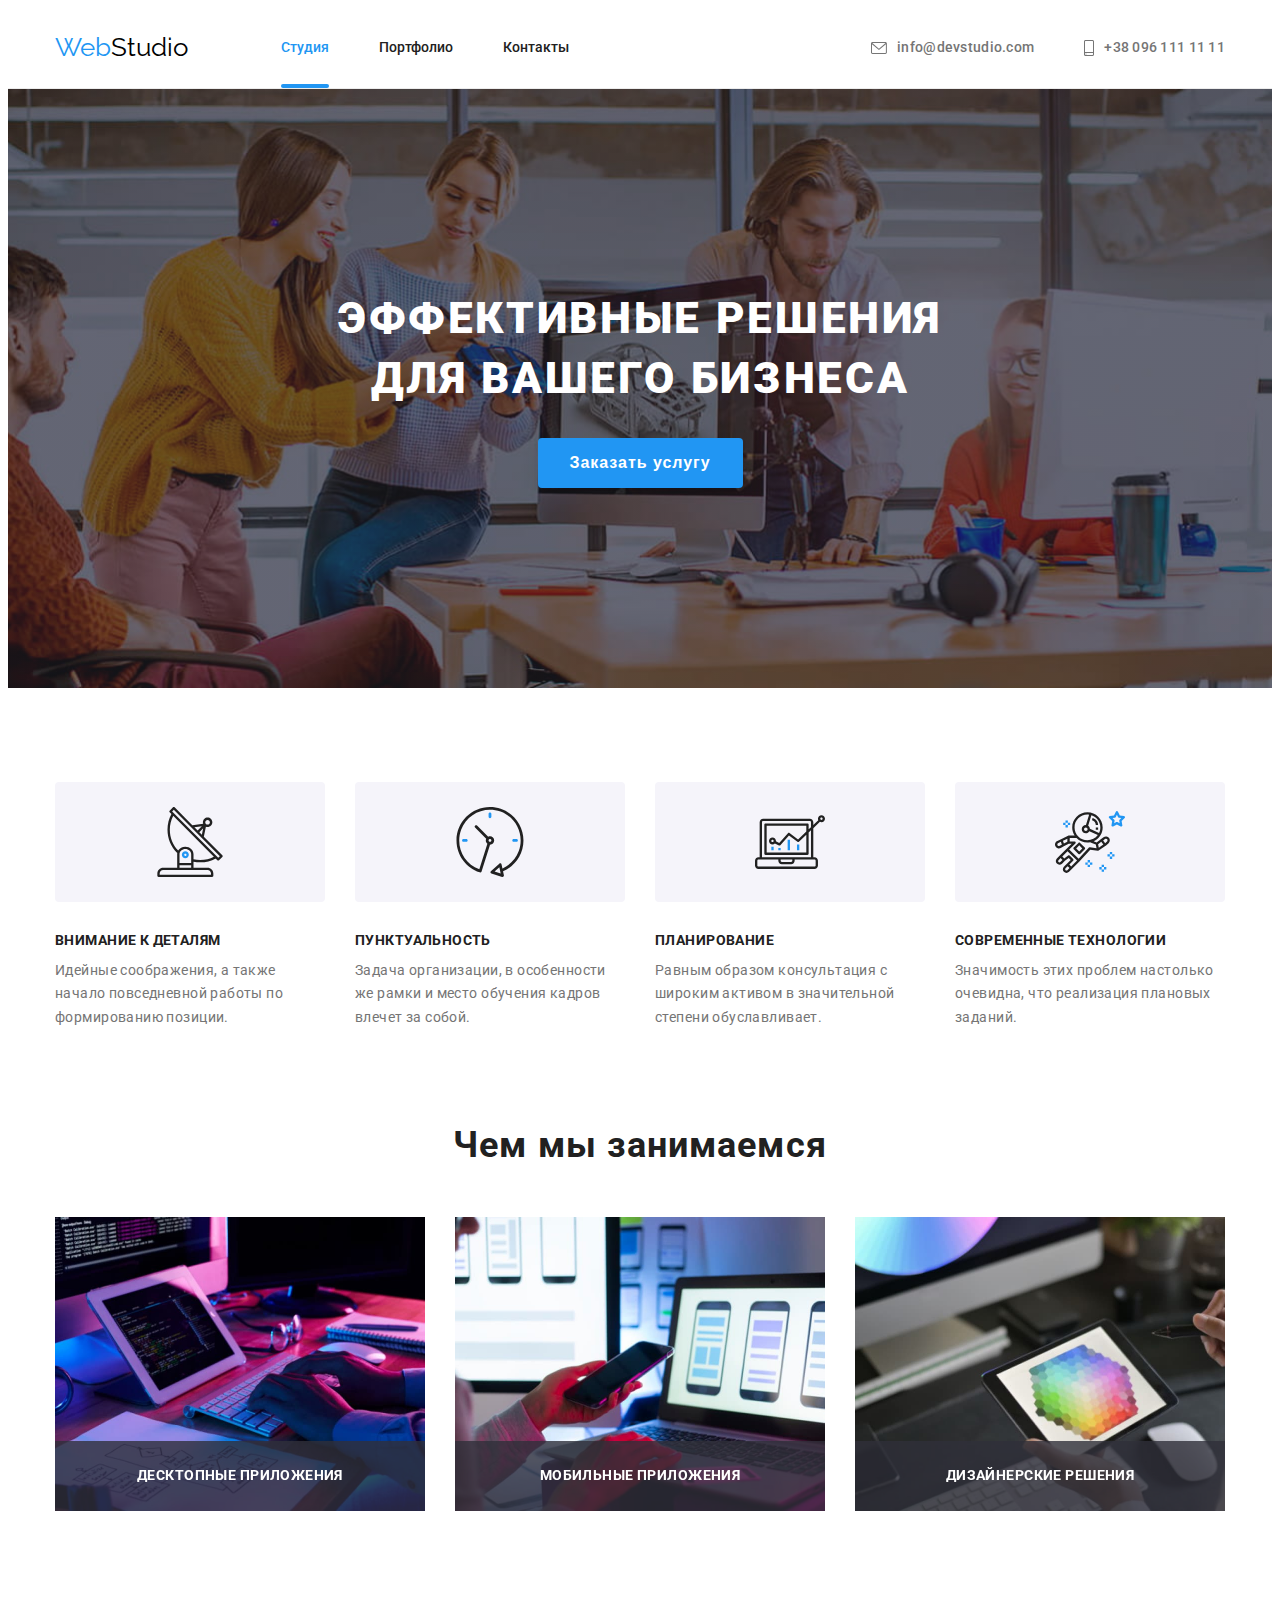
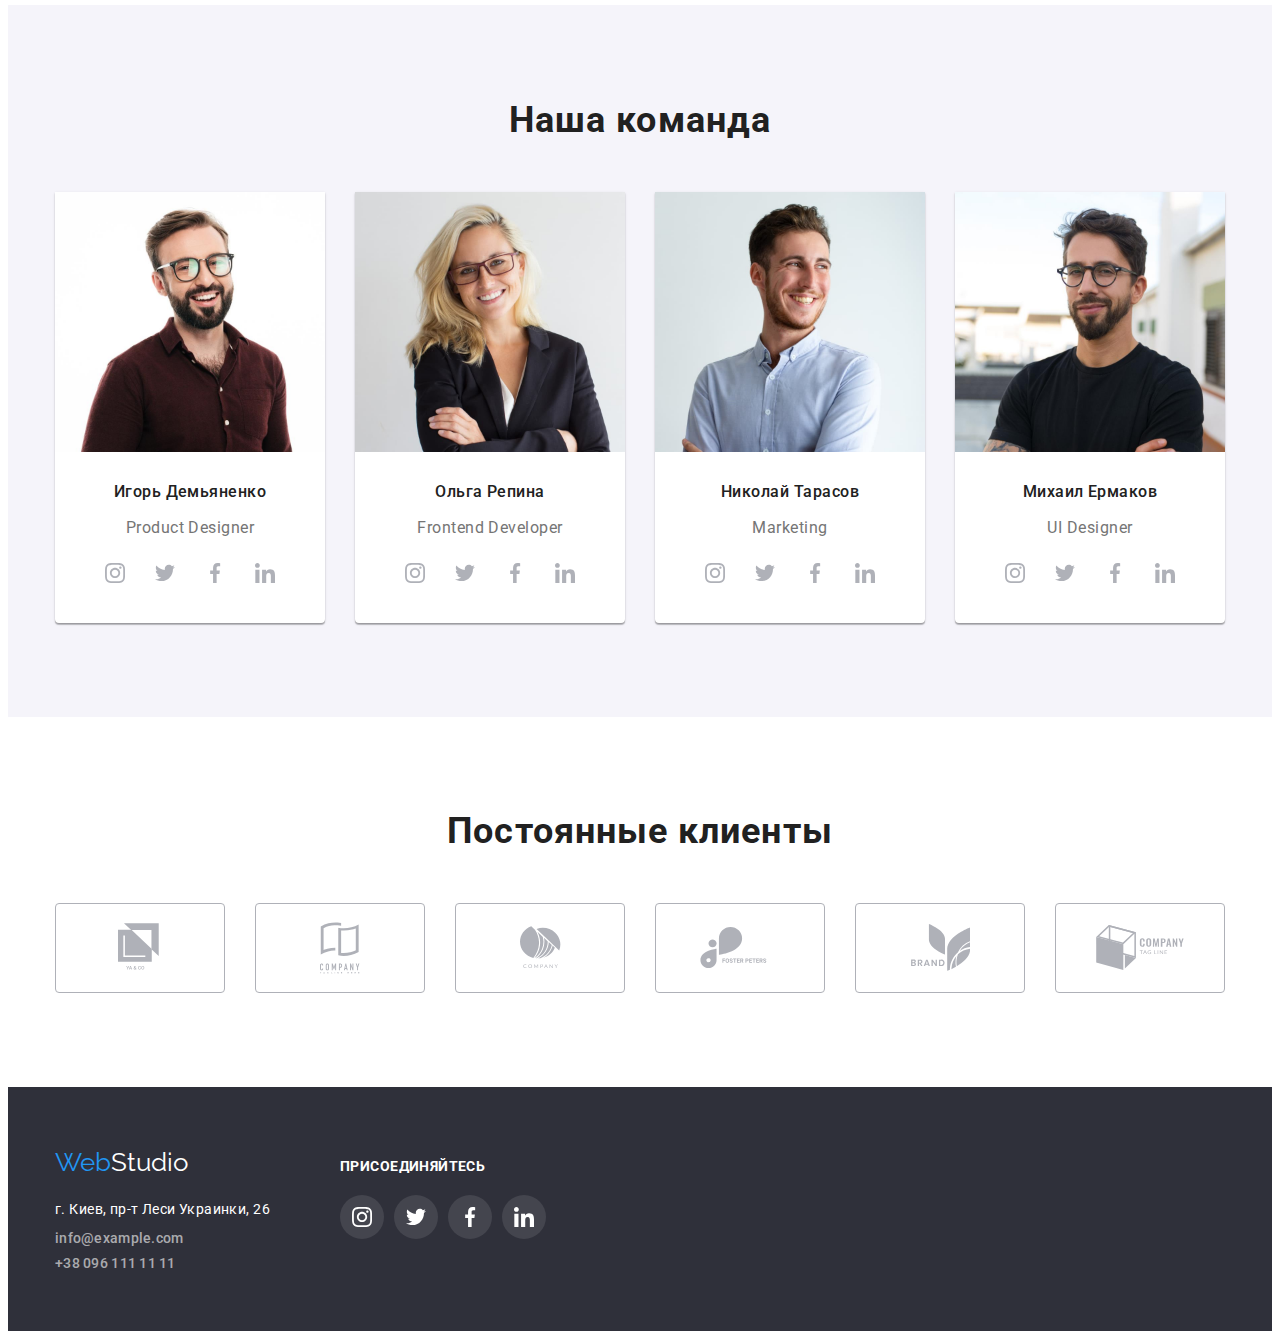
<file: index.html>
<!DOCTYPE html>
<html lang="ru">
  <head>
    <meta charset="UTF-8" />
    <meta http-equiv="X-UA-Compatible" content="IE=edge" />
    <meta name="viewport" content="width=device-width, initial-scale=1.0" />
    <link rel="preconnect" href="https://fonts.gstatic.com" />
    <link
      href="https://fonts.googleapis.com/css2?family=Raleway:wght@700&family=Roboto:wght@400;500;700;900&display=swap"
      rel="stylesheet"
    />
    <link
      rel="stylesheet"
      href="https://cdnjs.cloudflare.com/ajax/libs/modern-normalize/1.0.0/modern-normalize.min.css"
      integrity="sha512-ISS7cAi1PEhQ8jnbJpJZMd29NlhNj4AWYyLOSp2CE/CsHxTCu+r+t0D2yoJudVrd0/8fTVPUVDzY5Tvli75u/g=="
      crossorigin="anonymous"
    />
    <title>goit-markup-hw-05</title>
    <link rel="stylesheet" href="./css/styles.css" />
  </head>
  <body>
    <!-- Header container -->
    <header class="header">
      <div class="container">
        <nav class="site-nav">
          <a class="logo" href="./index.html"><span>Web</span>Studio </a>
          <ul class="site-nav list">
            <li class="site-nav item">
              <a class="link-nav current" href="./index.html">Студия</a>
            </li>
            <li class="site-nav item">
              <a class="link-nav" href="./portfolio.html">Портфолио</a>
            </li>
            <li class="site-nav item">
              <a class="link-nav" href="">Контакты</a>
            </li>
          </ul>
        </nav>
        <ul class="site-contact list">
          <li class="item">
            <a class="link-contact" href="mailto:info@devstudio.com"
              ><svg class="envelope-icon">
                <use href="./images/icons.svg#icon-envelope"></use>
              </svg>
              info@devstudio.com</a
            >
          </li>
          <li class="item">
            <a class="link-contact" href="tel:+380961111111">
              <svg class="smartphonee-icon">
                <use href="./images/icons.svg#icon-smartphone"></use>
              </svg>
              +38 096 111 11 11</a
            >
          </li>
        </ul>
      </div>
    </header>
    <!-- Main container -->
    <main>
      <section class="hero">
        <div class="hero-container">
          <h1 class="hero-title">Эффективные решения для вашего бизнеса</h1>
          <button class="hero-button" data-modal-open>Заказать услугу</button>
          <div class="backdrop is-hidden" data-modal>
            <div class="modal">
              <button class="modal-btn" type="button" data-modal-close></button>
            </div>
          </div>
        </div>
      </section>
      <section class="our-principles">
        <div class="container">
          <h2 hidden>Наши принципы</h2>
          <ul class="our-principles-list list">
            <li class="item icon-antenna">
              <div class="wrap">
                <svg class="our-principles-list-icon" width="70" height="70">
                  <use href="./images/icons.svg#icon-antenna"></use>
                </svg>
              </div>
              <h3 class="our-principles-title">Внимание к деталям</h3>
              <p class="our-principles-text">
                Идейные соображения, а также начало повседневной работы по
                формированию позиции.
              </p>
            </li>
            <li class="item icon-clock">
              <div class="wrap">
                <svg width="70" height="70">
                  <use href="./images/icons.svg#icon-clock"></use>
                </svg>
              </div>
              <h3 class="our-principles-title">Пунктуальность</h3>
              <p class="our-principles-text">
                Задача организации, в особенности же рамки и место обучения
                кадров влечет за собой.
              </p>
            </li>
            <li class="item icon-diagram">
              <div class="wrap">
                <svg width="70" height="70">
                  <use href="./images/icons.svg#icon-diagram"></use>
                </svg>
              </div>
              <h3 class="our-principles-title">Планирование</h3>
              <p class="our-principles-text">
                Равным образом консультация с широким активом в значительной
                степени обуславливает.
              </p>
            </li>
            <li class="item icon-astronaut">
              <div class="wrap">
                <svg width="70" height="70">
                  <use href="./images/icons.svg#icon-astronaut"></use>
                </svg>
              </div>
              <h3 class="our-principles-title">Современные технологии</h3>
              <p class="our-principles-text">
                Значимость этих проблем настолько очевидна, что реализация
                плановых заданий.
              </p>
            </li>
          </ul>
        </div>
      </section>
      <section class="what-we-do">
        <div class="container">
          <h2 class="what-we-do-title">Чем мы занимаемся</h2>
          <ul class="grid list">
            <li class="grid-item">
              <img src="./images/photo1.jpg" alt="Написание кода" width="370" />
              <p class="img-label">Десктопные приложения</p>
            </li>
            <li class="grid-item">
              <img
                src="./images/photo2.jpg"
                alt="Адаптивная вёрстка"
                width="370"
              />
              <p class="img-label">Мобильные приложения</p>
            </li>
            <li class="grid-item">
              <img
                src="./images/photo3.jpg"
                alt="Создание дизайна"
                width="370"
              />
              <p class="img-label">Дизайнерские решения</p>
            </li>
          </ul>
        </div>
      </section>
      <section class="our-team">
        <div class="container">
          <h2 class="our-team-title">Наша команда</h2>
          <ul class="grid list">
            <li class="our-team-card grid-item">
              <img
                src="./images/product_designer.jpg"
                alt="Product Designer"
                width="270"
              />
              <div class="wrap">
                <h3 class="our-team-card-title">Игорь Демьяненко</h3>
                <p class="our-team-card-text" lang="en">Product Designer</p>
                <ul class="social-link-list list">
                  <li class="item">
                    <a class="social-link" href="#">
                      <svg class="social-icon">
                        <use href="./images/icons.svg#icon-instagram"></use>
                      </svg>
                    </a>
                  </li>
                  <li class="item">
                    <a class="social-link" href="#">
                      <svg class="social-icon">
                        <use href="./images/icons.svg#icon-twitter"></use>
                      </svg>
                    </a>
                  </li>
                  <li class="item">
                    <a class="social-link" href="#">
                      <svg class="social-icon">
                        <use href="./images/icons.svg#icon-facebook"></use>
                      </svg>
                    </a>
                  </li>
                  <li class="item">
                    <a class="social-link" href="#">
                      <svg class="social-icon">
                        <use href="./images/icons.svg#icon-linkedin"></use>
                      </svg>
                    </a>
                  </li>
                </ul>
              </div>
            </li>
            <li class="our-team-card grid-item">
              <img
                src="./images/frontend_developer.jpg"
                alt="Frontend Developer"
                width="270"
              />
              <div class="wrap">
                <h3 class="our-team-card-title">Ольга Репина</h3>
                <p class="our-team-card-text" lang="en">Frontend Developer</p>
                <ul class="social-link-list list">
                  <li class="item">
                    <a class="social-link" href="#">
                      <svg class="social-icon">
                        <use href="./images/icons.svg#icon-instagram"></use>
                      </svg>
                    </a>
                  </li>
                  <li class="item">
                    <a class="social-link" href="#">
                      <svg class="social-icon">
                        <use href="./images/icons.svg#icon-twitter"></use>
                      </svg>
                    </a>
                  </li>
                  <li class="item">
                    <a class="social-link" href="#">
                      <svg class="social-icon">
                        <use href="./images/icons.svg#icon-facebook"></use>
                      </svg>
                    </a>
                  </li>
                  <li class="item">
                    <a class="social-link" href="#">
                      <svg class="social-icon">
                        <use href="./images/icons.svg#icon-linkedin"></use>
                      </svg>
                    </a>
                  </li>
                </ul>
              </div>
            </li>
            <li class="our-team-card grid-item">
              <img src="./images/marketing.jpg" alt="Marketing" width="270" />
              <div class="wrap">
                <h3 class="our-team-card-title">Николай Тарасов</h3>
                <p class="our-team-card-text" lang="en">Marketing</p>
                <ul class="social-link-list list">
                  <li class="item">
                    <a class="social-link" href="#">
                      <svg class="social-icon">
                        <use href="./images/icons.svg#icon-instagram"></use>
                      </svg>
                    </a>
                  </li>
                  <li class="item">
                    <a class="social-link" href="#">
                      <svg class="social-icon">
                        <use href="./images/icons.svg#icon-twitter"></use>
                      </svg>
                    </a>
                  </li>
                  <li class="item">
                    <a class="social-link" href="#">
                      <svg class="social-icon">
                        <use href="./images/icons.svg#icon-facebook"></use>
                      </svg>
                    </a>
                  </li>
                  <li class="item">
                    <a class="social-link" href="#">
                      <svg class="social-icon">
                        <use href="./images/icons.svg#icon-linkedin"></use>
                      </svg>
                    </a>
                  </li>
                </ul>
              </div>
            </li>
            <li class="our-team-card grid-item">
              <img
                src="./images/ui_designer.jpg"
                alt="UI Designer"
                width="270"
              />
              <div class="wrap">
                <h3 class="our-team-card-title">Михаил Ермаков</h3>
                <p class="our-team-card-text" lang="en">UI Designer</p>
                <ul class="social-link-list list">
                  <li class="item">
                    <a class="social-link" href="#">
                      <svg class="social-icon">
                        <use href="./images/icons.svg#icon-instagram"></use>
                      </svg>
                    </a>
                  </li>
                  <li class="item">
                    <a class="social-link" href="#">
                      <svg class="social-icon">
                        <use href="./images/icons.svg#icon-twitter"></use>
                      </svg>
                    </a>
                  </li>
                  <li class="item">
                    <a class="social-link" href="#">
                      <svg class="social-icon">
                        <use href="./images/icons.svg#icon-facebook"></use>
                      </svg>
                    </a>
                  </li>
                  <li class="item">
                    <a class="social-link" href="#">
                      <svg class="social-icon">
                        <use href="./images/icons.svg#icon-linkedin"></use>
                      </svg>
                    </a>
                  </li>
                </ul>
              </div>
            </li>
          </ul>
        </div>
      </section>
      <section class="our-clients">
        <div class="container">
          <h2 class="our-clients-title">Постоянные клиенты</h2>
          <ul class="clients-list list">
            <li class="item">
              <a href="#" class="clients-link">
                <svg class="clients-icon" width="45" height="50">
                  <use href="./images/icons.svg#icon-logo"></use>
                </svg>
              </a>
            </li>
            <li class="item">
              <a href="#" class="clients-link">
                <svg class="clients-icon" width="40" height="52">
                  <use href="./images/icons.svg#icon-logo-2"></use>
                </svg>
              </a>
            </li>
            <li class="item">
              <a href="#" class="clients-link">
                <svg class="clients-icon" width="41" height="42.6">
                  <use href="./images/icons.svg#icon-logo-3"></use>
                </svg>
              </a>
            </li>
            <li class="item">
              <a href="#" class="clients-link">
                <svg class="clients-icon" width="79.66" height="42.02">
                  <use href="./images/icons.svg#icon-logo-4"></use>
                </svg>
              </a>
            </li>
            <li class="item">
              <a href="#" class="clients-link">
                <svg class="clients-icon" width="59" height="47">
                  <use href="./images/icons.svg#icon-logo-5"></use>
                </svg>
              </a>
            </li>
            <li class="item">
              <a href="#" class="clients-link">
                <svg class="clients-icon" width="88.48" height="45.44">
                  <use href="./images/icons.svg#icon-logo-6"></use>
                </svg>
              </a>
            </li>
          </ul>
        </div>
      </section>
    </main>
    <!-- Footer container -->
    <footer class="footer">
      <div class="container">
        <div>
          <a class="logo logo-footer" href="./index.html"
            ><span>Web</span>Studio</a
          >
          <address class="footer-adress">
            <ul class="list">
              <li class="footer-adress-item">
                г. Киев, пр-т Леси Украинки, 26
              </li>
              <li class="footer-adress-item">
                <a class="link-contact" href="mailto:info@example.com"
                  >info@example.com</a
                >
              </li>
              <li class="footer-adress-item">
                <a class="link-contact" href="tel:+380961111111"
                  >+38 096 111 11 11</a
                >
              </li>
            </ul>
          </address>
        </div>
        <div class="footer-social-link-wrap">
          <h3 class="footer-social-link-title">присоединяйтесь</h3>
          <ul class="footer-social-link-list list">
            <li class="item">
              <a class="footer-social-link" href="#">
                <svg class="footer-social-icon">
                  <use href="./images/icons.svg#icon-instagram"></use>
                </svg>
              </a>
            </li>
            <li class="item">
              <a class="footer-social-link" href="#">
                <svg class="footer-social-icon">
                  <use href="./images/icons.svg#icon-twitter"></use>
                </svg>
              </a>
            </li>
            <li class="item">
              <a class="footer-social-link" href="#">
                <svg class="footer-social-icon">
                  <use href="./images/icons.svg#icon-facebook"></use>
                </svg>
              </a>
            </li>
            <li class="item">
              <a class="footer-social-link" href="#">
                <svg class="footer-social-icon">
                  <use href="./images/icons.svg#icon-linkedin"></use>
                </svg>
              </a>
            </li>
          </ul>
        </div>
      </div>
    </footer>
    <script src="./js/modal.js"></script>
  </body>
</html>
</file>
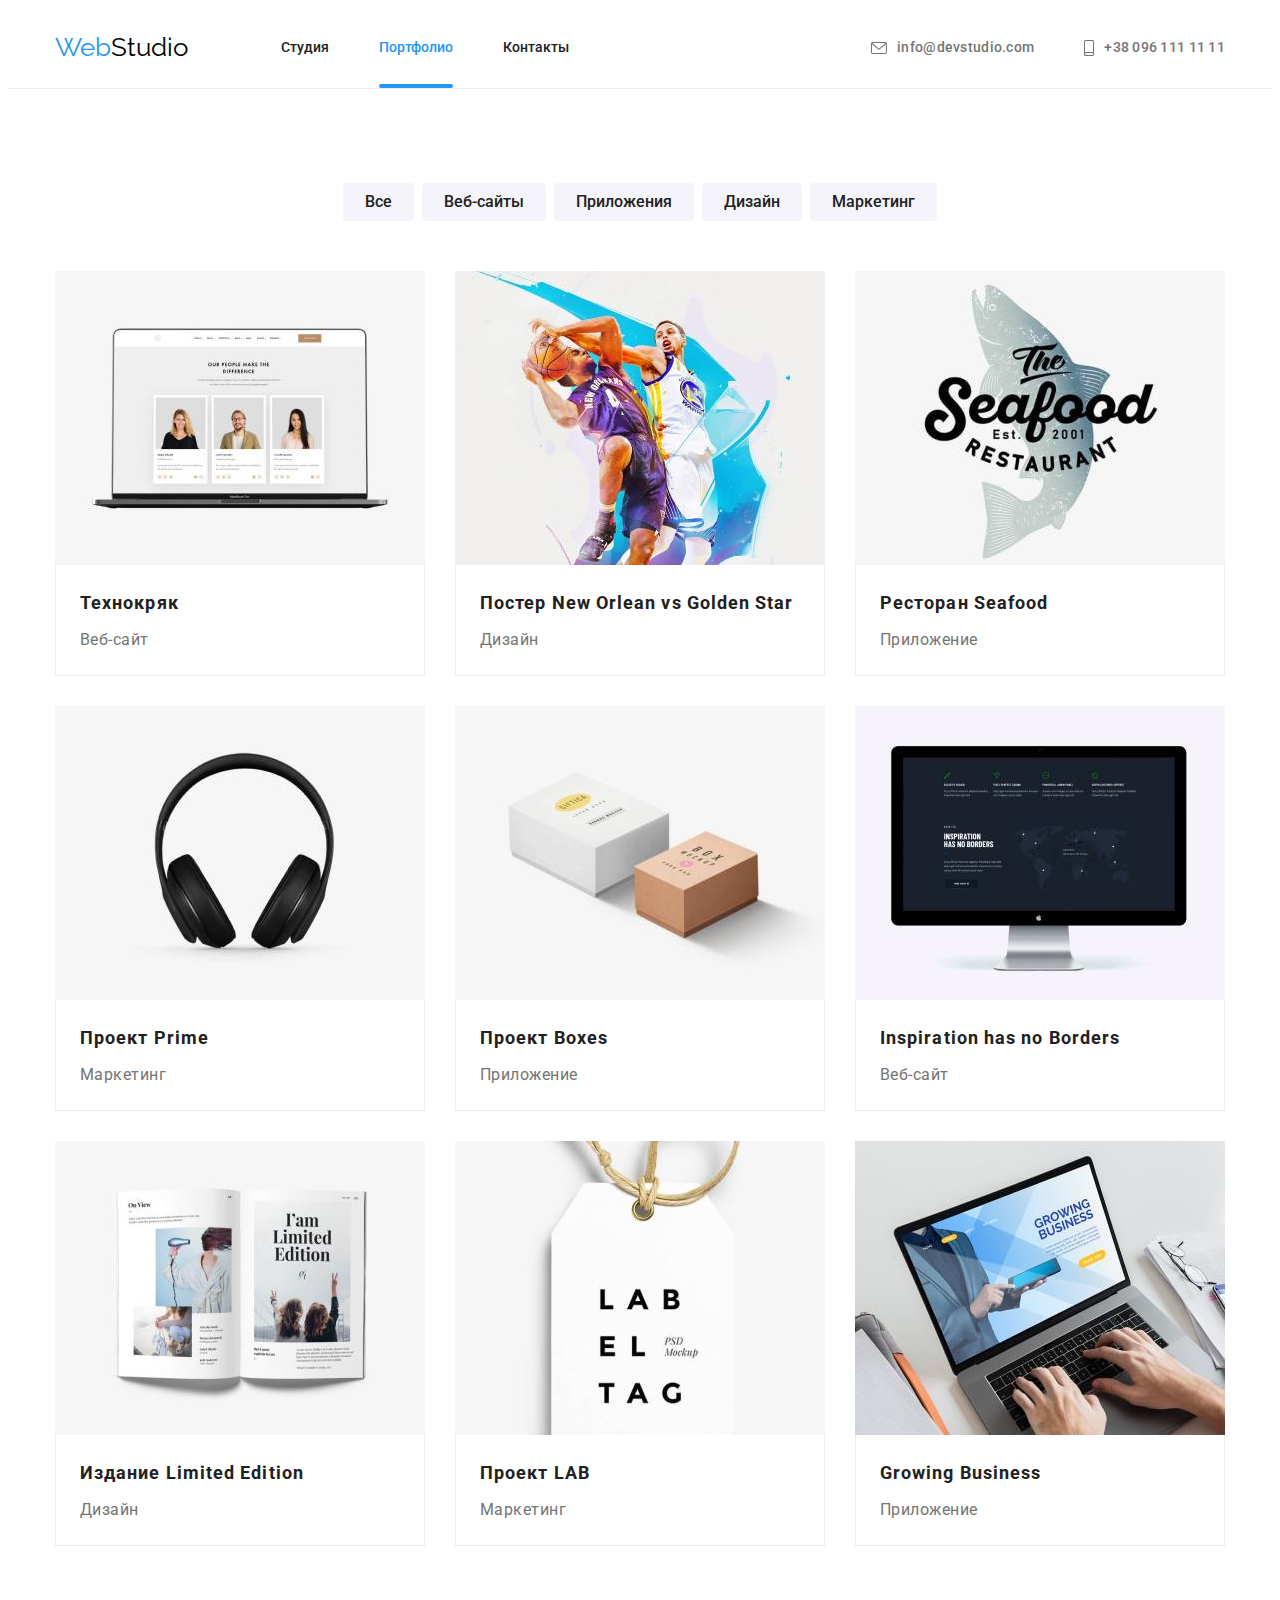
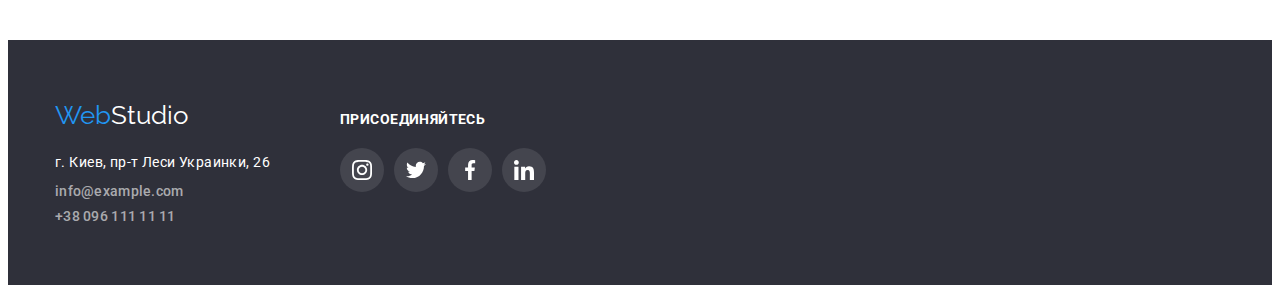
<file: portfolio.html>
<!DOCTYPE html>
<html lang="ru">
  <head>
    <meta charset="UTF-8" />
    <meta http-equiv="X-UA-Compatible" content="IE=edge" />
    <meta name="viewport" content="width=device-width, initial-scale=1.0" />
    <link rel="preconnect" href="https://fonts.gstatic.com" />
    <link
      href="https://fonts.googleapis.com/css2?family=Raleway:wght@700&family=Roboto:wght@400;500;700;900&display=swap"
      rel="stylesheet"
    />
    <link
      rel="stylesheet"
      href="https://cdnjs.cloudflare.com/ajax/libs/modern-normalize/1.0.0/modern-normalize.min.css"
      integrity="sha512-ISS7cAi1PEhQ8jnbJpJZMd29NlhNj4AWYyLOSp2CE/CsHxTCu+r+t0D2yoJudVrd0/8fTVPUVDzY5Tvli75u/g=="
      crossorigin="anonymous"
    />
    <title>Portfolio</title>
    <link rel="stylesheet" href="./css/styles.css" />
  </head>
  <body>
    <!-- Header container -->
    <header class="header">
      <div class="container">
        <nav class="site-nav">
          <a class="logo" href="./index.html"><span>Web</span>Studio </a>
          <ul class="site-nav list">
            <li class="site-nav item">
              <a class="link-nav" href="./index.html">Студия</a>
            </li>
            <li class="site-nav item">
              <a class="link-nav current" href="./portfolio.html">Портфолио</a>
            </li>
            <li class="site-nav item">
              <a class="link-nav" href="">Контакты</a>
            </li>
          </ul>
        </nav>
        <ul class="site-contact list">
          <li class="item">
            <a class="link-contact" href="mailto:info@devstudio.com"
              ><svg class="envelope-icon">
                <use href="./images/icons.svg#icon-envelope"></use>
              </svg>
              info@devstudio.com</a
            >
          </li>
          <li class="item">
            <a class="link-contact" href="tel:+380961111111">
              <svg class="smartphonee-icon">
                <use href="./images/icons.svg#icon-smartphone"></use>
              </svg>
              +38 096 111 11 11</a
            >
          </li>
        </ul>
      </div>
    </header>

    <!-- Main container -->
    <main>
      <section class="content-portfolio">
        <div class="container">
          <h1 hidden>Наши проекты</h1>
          <ul class="filter-list list">
            <li class="item">
              <button class="portfolio-btn" type="button">Все</button>
            </li>
            <li class="item">
              <button class="portfolio-btn" type="button">Веб-сайты</button>
            </li>
            <li class="item">
              <button class="portfolio-btn" type="button">Приложения</button>
            </li>
            <li class="item">
              <button class="portfolio-btn" type="button">Дизайн</button>
            </li>
            <li class="item">
              <button class="portfolio-btn" type="button">Маркетинг</button>
            </li>
          </ul>
          <ul class="grid list">
            <li class="portfolio-card grid-item">
              <a class="link" href="#">
                <div class="portfolio-card-back-wrap">
                  <img
                    src="./images/portfolio/img.jpg"
                    alt="Технокряк"
                    width="370"
                  />
                  <p class="portfolio-card-back">
                    Технокряк это современная площадка распространения
                    коронавируса. Компании используют эту платформу для
                    цифрового шпионажа и атак на защищённые сервера конкурентов.
                  </p>
                </div>
                <div class="wrap">
                  <h2 class="portfolio-title">Технокряк</h2>
                  <p class="portfolio-text">Веб-сайт</p>
                </div>
              </a>
            </li>
            <li class="portfolio-card grid-item">
              <a class="link" href="#">
                <div class="portfolio-card-back-wrap">
                  <img
                    src="./images/portfolio/img-2.jpg"
                    alt="Постер New Orlean vs Golden Star"
                    width="370"
                  />
                  <p class="portfolio-card-back">
                    Технокряк это современная площадка распространения
                    коронавируса. Компании используют эту платформу для
                    цифрового шпионажа и атак на защищённые сервера конкурентов.
                  </p>
                </div>
                <div class="wrap">
                  <h2 class="portfolio-title">
                    Постер New Orlean vs Golden Star
                  </h2>
                  <p class="portfolio-text">Дизайн</p>
                </div>
              </a>
            </li>
            <li class="portfolio-card grid-item">
              <a class="link" href="#">
                <div class="portfolio-card-back-wrap">
                  <img
                    src="./images/portfolio/img-3.jpg"
                    alt="Ресторан Seafood"
                    width="370"
                  />
                  <p class="portfolio-card-back">
                    Технокряк это современная площадка распространения
                    коронавируса. Компании используют эту платформу для
                    цифрового шпионажа и атак на защищённые сервера конкурентов.
                  </p>
                </div>
                <div class="wrap">
                  <h2 class="portfolio-title">Ресторан Seafood</h2>
                  <p class="portfolio-text">Приложение</p>
                </div>
              </a>
            </li>
            <li class="portfolio-card grid-item">
              <a class="link" href="#">
                <div class="portfolio-card-back-wrap">
                  <img
                    src="./images/portfolio/img-4.jpg"
                    alt="Проект Prime"
                    width="370"
                  />
                  <p class="portfolio-card-back">
                    Технокряк это современная площадка распространения
                    коронавируса. Компании используют эту платформу для
                    цифрового шпионажа и атак на защищённые сервера конкурентов.
                  </p>
                </div>

                <div class="wrap">
                  <h2 class="portfolio-title">Проект Prime</h2>
                  <p class="portfolio-text">Маркетинг</p>
                </div>
              </a>
            </li>
            <li class="portfolio-card grid-item">
              <a class="link" href="#">
                <div class="portfolio-card-back-wrap">
                  <img
                    src="./images/portfolio/img-5.jpg"
                    alt="Проект Boxes"
                    width="370"
                  />
                  <p class="portfolio-card-back">
                    Технокряк это современная площадка распространения
                    коронавируса. Компании используют эту платформу для
                    цифрового шпионажа и атак на защищённые сервера конкурентов.
                  </p>
                </div>
                <div class="wrap">
                  <h2 class="portfolio-title">Проект Boxes</h2>
                  <p class="portfolio-text">Приложение</p>
                </div>
              </a>
            </li>
            <li class="portfolio-card grid-item">
              <a class="link" href="#">
                <div class="portfolio-card-back-wrap">
                  <img
                    src="./images/portfolio/img-6.jpg"
                    alt="Inspiration has no Borders"
                    width="370"
                  />
                  <p class="portfolio-card-back">
                    Технокряк это современная площадка распространения
                    коронавируса. Компании используют эту платформу для
                    цифрового шпионажа и атак на защищённые сервера конкурентов.
                  </p>
                </div>
                <div class="wrap">
                  <h2 class="portfolio-title">Inspiration has no Borders</h2>
                  <p class="portfolio-text">Веб-сайт</p>
                </div>
              </a>
            </li>
            <li class="portfolio-card grid-item">
              <a class="link" href="#">
                <div class="portfolio-card-back-wrap">
                  <img
                    src="./images/portfolio/img-7.jpg"
                    alt="Издание Limited Edition"
                    width="370"
                  />
                  <p class="portfolio-card-back">
                    Технокряк это современная площадка распространения
                    коронавируса. Компании используют эту платформу для
                    цифрового шпионажа и атак на защищённые сервера конкурентов.
                  </p>
                </div>
                <div class="wrap">
                  <h2 class="portfolio-title">Издание Limited Edition</h2>
                  <p class="portfolio-text">Дизайн</p>
                </div>
              </a>
            </li>
            <li class="portfolio-card grid-item">
              <a class="link" href="#">
                <div class="portfolio-card-back-wrap">
                  <img
                    src="./images/portfolio/img-8.jpg"
                    alt="Проект LAB"
                    width="370"
                  />
                  <p class="portfolio-card-back">
                    Технокряк это современная площадка распространения
                    коронавируса. Компании используют эту платформу для
                    цифрового шпионажа и атак на защищённые сервера конкурентов.
                  </p>
                </div>
                <div class="wrap">
                  <h2 class="portfolio-title">Проект LAB</h2>
                  <p class="portfolio-text">Маркетинг</p>
                </div>
              </a>
            </li>
            <li class="portfolio-card grid-item">
              <a class="link" href="#">
                <div class="portfolio-card-back-wrap">
                  <img
                    src="./images/portfolio/img-9.jpg"
                    alt="Growing Business"
                    width="370"
                  />
                  <p class="portfolio-card-back">
                    Технокряк это современная площадка распространения
                    коронавируса. Компании используют эту платформу для
                    цифрового шпионажа и атак на защищённые сервера конкурентов.
                  </p>
                </div>
                <div class="wrap">
                  <h2 class="portfolio-title">Growing Business</h2>
                  <p class="portfolio-text">Приложение</p>
                </div>
              </a>
            </li>
          </ul>
        </div>
      </section>
    </main>
    <!-- Footer container -->
    <footer class="footer">
      <div class="container">
        <div>
          <a class="logo logo-footer" href="./index.html"
            ><span>Web</span>Studio</a
          >
          <address class="footer-adress">
            <ul class="list">
              <li class="footer-adress-item">
                г. Киев, пр-т Леси Украинки, 26
              </li>
              <li class="footer-adress-item">
                <a class="link-contact" href="mailto:info@example.com"
                  >info@example.com</a
                >
              </li>
              <li class="footer-adress-item">
                <a class="link-contact" href="tel:+380961111111"
                  >+38 096 111 11 11</a
                >
              </li>
            </ul>
          </address>
        </div>
        <div class="footer-social-link-wrap">
          <h3 class="footer-social-link-title">присоединяйтесь</h3>
          <ul class="footer-social-link-list list">
            <li class="item">
              <a class="footer-social-link" href="#">
                <svg class="footer-social-icon">
                  <use href="./images/icons.svg#icon-instagram"></use>
                </svg>
              </a>
            </li>
            <li class="item">
              <a class="footer-social-link" href="#">
                <svg class="footer-social-icon">
                  <use href="./images/icons.svg#icon-twitter"></use>
                </svg>
              </a>
            </li>
            <li class="item">
              <a class="footer-social-link" href="#">
                <svg class="footer-social-icon">
                  <use href="./images/icons.svg#icon-facebook"></use>
                </svg>
              </a>
            </li>
            <li class="item">
              <a class="footer-social-link" href="#">
                <svg class="footer-social-icon">
                  <use href="./images/icons.svg#icon-linkedin"></use>
                </svg>
              </a>
            </li>
          </ul>
        </div>
      </div>
    </footer>
  </body>
</html>
</file>
<file: css/styles.css>
/* Переменные */
:root {
  --section-color-dark: #2f303a;
  --hover-focus-color: #2196f3;
  --main-color: #ffffff;
  --section-color-light: #f5f4fa;
  --main-font-color: #212121;
  --button-border-radius: 4px;
  --font-color-dark: #757575;
  --card-border-color: #eeeeee;
  --footer-link-color: rgba(255, 255, 255, 0.6);
  --dark-color: #000000;
  --icon-color: #afb1b8;
  --back-bg: #c4c4c4;
  --timing-function: cubic-bezier(0.4, 0, 0.2, 1);
}
/* Общая стилизация */
html {
  box-sizing: border-box;
}
*,
*::after,
*::before {
  box-sizing: inherit;
}
h1,
h2,
h3,
h4,
h5,
h6,
p {
  margin-top: 0;
}
img {
  display: block;
  height: auto;
  min-width: 100%;
}
.list {
  list-style: none;
  padding-left: 0;
  margin: 0;
}
body {
  font-family: "Roboto", sans-serif;
  color: var(--main-font-color);
}
.container {
  width: 1200px;
  padding-left: 15px;
  padding-right: 15px;
  margin-right: auto;
  margin-left: auto;
}
.grid {
  display: flex;
  flex-wrap: wrap;
  margin-left: -30px;
  margin-top: -30px;
}
.grid-item {
  margin-left: 30px;
  margin-top: 30px;
}
.wrap {
  padding-top: 30px;
  padding-bottom: 30px;
  padding-left: 30px;
  padding-right: 30px;
}
.link {
  text-decoration: none;
  color: inherit;
}
/* Стилизация header */
.header {
  border-bottom: 1px solid #ececec;
  align-items: center;
}
.header .container {
  display: flex;
  justify-content: flex-end;
}
.header .site-nav {
  display: flex;
  align-items: center;
  margin-right: auto;
}
.site-nav .item .current {
  color: var(--hover-focus-color);
}
.site-contact {
  display: flex;
  align-items: center;
  color: var(--font-color-dark);
}
.site-contact .item:not(:last-child) {
  margin-right: 50px;
}
.site-nav .item {
  position: relative;
  margin-right: 50px;
}
.site-nav .item:last-child {
  margin-right: 0;
}
.logo {
  text-decoration: none;
  color: var(--dark-color);
  font-family: "Raleway", sans-serif;
  font-size: 26px;
  line-height: 1.2;
  margin-right: 93px;
  padding-top: 24px;
  padding-bottom: 25px;
}
.logo span {
  color: var(--hover-focus-color);
}
.site-nav .link-nav {
  display: block;
  text-decoration: none;
  font-weight: 500;
  font-size: 14px;
  line-height: 1.14;
  color: var(--main-font-color);
  padding-top: 32px;
  padding-bottom: 32px;
  transition: color 250ms var(--timing-function);
}
.link-contact {
  display: flex;
  align-items: center;
  padding-top: 32px;
  padding-bottom: 32px;
  text-decoration: none;
  font-style: normal;
  font-weight: 500;
  font-size: 14px;
  line-height: 1.14;
  color: var(--font-color-dark);
  letter-spacing: 0.02em;
  transition: color 250ms var(--timing-function);
}
.current::after {
  content: "";
  position: absolute;
  bottom: 0;
  left: 0;
  width: 100%;
  border-bottom: 4px solid var(--hover-focus-color);
  border-radius: 2px;
}
.envelope-icon {
  width: 16px;
  height: 12px;
  margin-right: 10px;
  fill: currentColor;
}
.smartphonee-icon {
  width: 10px;
  height: 16px;
  margin-right: 10px;
  fill: currentColor;
}
.hero {
  margin-right: auto;
  margin-left: auto;
  background-color: var(--back-bg);
  padding-top: 200px;
  padding-bottom: 200px;
  max-width: 1600px;
  background-image: linear-gradient(
      to right,
      rgba(47, 48, 58, 0.4),
      rgba(47, 48, 58, 0.4)
    ),
    url(../images/Img.jpg);
  background-repeat: no-repeat;
  background-size: cover;
  background-position: center;
}
.hero-container {
  width: 696px;
  text-align: center;
  margin-right: auto;
  margin-left: auto;
}
.hero-title {
  font-weight: 900;
  font-size: 44px;
  line-height: 1.36;
  text-transform: uppercase;
  text-align: center;
  color: var(--main-color);
  letter-spacing: 0.06em;
}
.hero-button {
  background-color: var(--hover-focus-color);
  font-weight: bold;
  font-size: 16px;
  line-height: 1.875;
  color: var(--main-color);
  border: none;
  letter-spacing: 0.06em;
  box-shadow: 0px 4px 4px rgba(0, 0, 0, 0.15);
  border-radius: var(--button-border-radius);
  cursor: pointer;
  padding: 10px 32px;
}
.backdrop {
  position: fixed;
  width: 100%;
  height: 100%;
  left: 0;
  top: 0;
  background-color: rgba(0, 0, 0, 0.2);
  transform: scale(1);
  transition: opacity 600ms cubic-bezier(0.17, 0.67, 0.83, 0.67);
}
.backdrop.is-hidden {
  opacity: 0;
  pointer-events: none;
}
.modal {
  position: absolute;
  top: 50%;
  left: 50%;
  opacity: 1;
  width: 528px;
  height: 581px;
  transform: translate(-50%, -50%) scale(1);
  border-radius: 4px;
  background-color: rgba(255, 255, 255, 1);
  transition: transform 1000ms var(--timing-function),
    opacity 1000ms var(--timing-function);
}
.backdrop.is-hidden .modal {
  transform: translate(-50%, -50%) scale(0);
  opacity: 0;
}
.modal-btn {
  position: absolute;
  top: 8px;
  right: 8px;
  width: 30px;
  height: 30px;
  border-radius: 50%;
  background-color: rgba(255, 255, 255, 1);
  border: 1px solid rgba(0, 0, 0, 0.1);
}
.modal-btn::before {
  content: "\2716";
}
/* Our principles */
.our-principles {
  padding-top: 94px;
  padding-bottom: 94px;
}
.our-principles-list {
  display: flex;
}
.our-principles .container {
  display: flex;
}
.our-principles-list .wrap {
  display: flex;
  padding: 0;
  margin-bottom: 30px;
  width: 270px;
  height: 120px;
  align-items: center;
  justify-content: center;
  background-color: var(--section-color-light);
  border-radius: 4px;
}
.our-principles .item:not(:last-child) {
  margin-right: 30px;
}
.our-principles-title {
  font-weight: bold;
  font-size: 14px;
  line-height: 1.17;
  letter-spacing: 0.03em;
  text-transform: uppercase;
  margin-bottom: 10px;
}
.our-principles-text {
  font-size: 14px;
  line-height: 1.7;
  letter-spacing: 0.03em;
  color: var(--font-color-dark);
  margin-bottom: 0;
}
.what-we-do {
  text-align: center;
  padding-bottom: 94px;
}
.what-we-do-title {
  font-size: 36px;
  line-height: 1.2;
  letter-spacing: 0.03em;
  text-align: center;
  margin-bottom: 50px;
}
.what-we-do .grid-item {
  position: relative;
}
.img-label {
  position: absolute;
  bottom: 0;
  left: 0;
  display: flex;
  justify-content: center;
  align-items: center;
  width: 370px;
  height: 70px;
  margin-bottom: 0;
  font-weight: bold;
  font-size: 14px;
  line-height: 1.14;
  letter-spacing: 0.03em;
  text-transform: uppercase;
  color: var(--main-color);
  background-color: rgba(47, 48, 58, 0.8);
}
.our-team {
  background-color: var(--section-color-light);
  padding-top: 94px;
  padding-bottom: 94px;
}
.our-team-title {
  margin-bottom: 50px;
  font-size: 36px;
  line-height: 1.2;
  text-align: center;
  letter-spacing: 0.03em;
}
.our-team-card {
  width: 270px;
  background-color: var(--main-color);
  box-shadow: 0px 1px 3px rgba(0, 0, 0, 0.12), 0px 1px 1px rgba(0, 0, 0, 0.14),
    0px 2px 1px rgba(0, 0, 0, 0.2);
  border-radius: 0px 0px 4px 4px;
}
.our-team-card-title {
  font-weight: 500;
  font-size: 16px;
  line-height: 1.2;
  text-align: center;
  letter-spacing: 0.03em;
}
.our-team-card-text {
  font-size: 16px;
  margin-bottom: 16px;
  line-height: 1.2;
  text-align: center;
  letter-spacing: 0.03em;
  color: var(--font-color-dark);
}
.our-team .wrap {
  text-align: center;
}
.social-link-list {
  display: inline-flex;
  padding: 0;
  margin: 0;
  list-style: none;
}
.social-link-list .item:not(:last-child) {
  margin-right: 10px;
}
.social-link {
  display: flex;
  border-radius: 50%;
  width: 40px;
  height: 40px;
  justify-content: center;
  align-items: center;
  color: var(--icon-color);
  transition: color 250ms var(--timing-function),
    background-color 250ms var(--timing-function);
}
.social-icon {
  width: 20px;
  height: 20px;
  fill: currentColor;
}
.social-link:focus,
.social-link:hover {
  background-color: var(--hover-focus-color);
  color: var(--main-color);
  transition: background-color 250ms var(--timing-function),
    color 250ms var(--timing-function);
}
.our-clients {
  padding-top: 94px;
  padding-bottom: 94px;
}
.our-clients-title {
  font-weight: bold;
  font-size: 36px;
  line-height: 1.16;
  text-align: center;
  letter-spacing: 0.03em;
  margin-bottom: 50px;
}
.clients-list {
  display: flex;
}
.clients-link {
  display: flex;
  width: 170px;
  height: 90px;
  border: 1px solid var(--icon-color);
  border-radius: 4px;
  justify-content: center;
  align-items: center;
  color: var(--icon-color);
  transition: color 250ms var(--timing-function),
    border 250ms var(--timing-function);
}
.clients-list .item:not(:last-child) {
  margin-right: 30px;
}
.clients-icon {
  fill: currentColor;
}
.clients-link:hover,
.clients-link:focus {
  color: var(--hover-focus-color);
  border: 1px solid var(--hover-focus-color);
}
/* Стилизация Portfolio */
.content-portfolio {
  padding-top: 94px;
  padding-bottom: 94px;
  text-align: center;
}
.filter-list {
  display: inline-flex;
  margin-left: 0;
  margin-right: 0;
  margin-bottom: 50px;
}
.filter-list .item:not(:last-child) {
  margin-right: 8px;
}
.portfolio-btn {
  font-family: inherit;
  cursor: pointer;
  border: none;
  background-color: var(--section-color-light);
  border-radius: 4px;
  padding: 6px 22px;
  color: inherit;
  font-weight: 500;
  font-size: 16px;
  line-height: 1.625;
  transition: background-color 250ms var(--timing-function),
    color 250ms var(--timing-function), box-shadow 250ms var(--timing-function);
}
.portfolio-card {
  width: 370px;
}
.portfolio-card-back-wrap {
  position: relative;
  overflow: hidden;
}
.portfolio-card-back {
  position: absolute;
  top: 0;
  left: 0;
  height: 100%;
  opacity: 0;
  padding: 63px 24px;
  font-size: 18px;
  line-height: 1.55;
  color: var(--main-color);
  letter-spacing: 0.03em;
  background-color: rgba(33, 150, 243, 0.9);
  text-align: left;
  transform: translatey(100%);
  transition-property: transform, opacity;
  transition-duration: 250ms;
  transition-timing-function: var(--timing-function);
}
.portfolio-card .link:focus .portfolio-card-back,
.portfolio-card .link:hover .portfolio-card-back {
  opacity: 1;
  transform: translateY(0);
}
.content-portfolio .wrap {
  text-align: left;
  padding: 20px 24px;
  border-right: 1px solid var(--card-border-color);
  border-left: 1px solid var(--card-border-color);
  border-bottom: 1px solid var(--card-border-color);
}
.portfolio-title {
  font-weight: bold;
  font-size: 18px;
  line-height: 2;
  letter-spacing: 0.06em;
  margin-bottom: 4px;
}
.portfolio-text {
  font-size: 16px;
  line-height: 1.87;
  letter-spacing: 0.03em;
  color: var(--font-color-dark);
  font-weight: normal;
  margin-bottom: 0;
}
.portfolio-card .link {
  display: inline-block;
  position: relative;
  transition: box-shadow 250ms var(--timing-function);
}
.portfolio-card .link:focus,
.portfolio-card .link:hover {
  cursor: pointer;
  box-shadow: 0px 1px 1px rgba(0, 0, 0, 0.12), 0px 4px 4px rgba(0, 0, 0, 0.06),
    1px 4px 6px rgba(0, 0, 0, 0.16);
  transition: box-shadow 250ms var(--timing-function);
}
/* Стилизация footer */
.footer {
  background-color: var(--section-color-dark);
  padding-top: 60px;
  padding-bottom: 60px;
}
.logo-footer {
  display: inline-block;
  color: var(--main-color);
  margin-right: 0;
  padding-top: 0;
  padding-bottom: 0;
  margin-bottom: 20px;
}
.footer-adress:nth-child(2) {
  font-size: 14px;
  line-height: 1.7;
  font-style: normal;
  letter-spacing: 0.03em;
  color: var(--main-color);
}
.footer-adress-item:not(:last-child) {
  margin-bottom: 9px;
}
.footer .link-contact {
  color: var(--footer-link-color);
  padding-top: 0;
  padding-bottom: 0;
  transition: color 250ms var(--timing-function);
}
/* Hover and Focus */
.portfolio-btn:hover,
.portfolio-btn:focus {
  color: var(--main-color);
  background-color: var(--hover-focus-color);
  box-shadow: 0px 3px 1px rgba(0, 0, 0, 0.1), 0px 1px 2px rgba(0, 0, 0, 0.08),
    0px 2px 2px rgba(0, 0, 0, 0.12);
  transition: box-shadow 250ms var(--timing-function);
}
.link-nav:hover,
.link-nav:focus,
.link-contact:hover,
.link-contact:focus {
  color: var(--hover-focus-color);
}
.footer .container {
  display: flex;
  align-items: baseline;
}
.footer-social-link-wrap {
  margin-left: 70px;
}
.footer-social-link-title {
  text-transform: uppercase;
  font-weight: bold;
  font-size: 14px;
  line-height: 1.14;
  letter-spacing: 0.03em;
  color: var(--main-color);
  margin-bottom: 20px;
}
.footer-social-link-list {
  display: flex;
}
.footer-social-link {
  display: flex;
  border-radius: 50%;
  background-color: rgba(255, 255, 255, 0.1);
  width: 44px;
  height: 44px;
  justify-content: center;
  align-items: center;
  color: var(--main-color);
  transition: background-color 250ms var(--timing-function),
    color 250ms var(--timing-function);
}
.footer-social-link-list .item:not(:last-child) {
  margin-right: 10px;
}
.footer-social-icon {
  width: 20px;
  height: 20px;
  fill: currentColor;
}
.footer-social-link:hover,
.footer-social-link:focus {
  background-color: var(--hover-focus-color);
}
</file>
